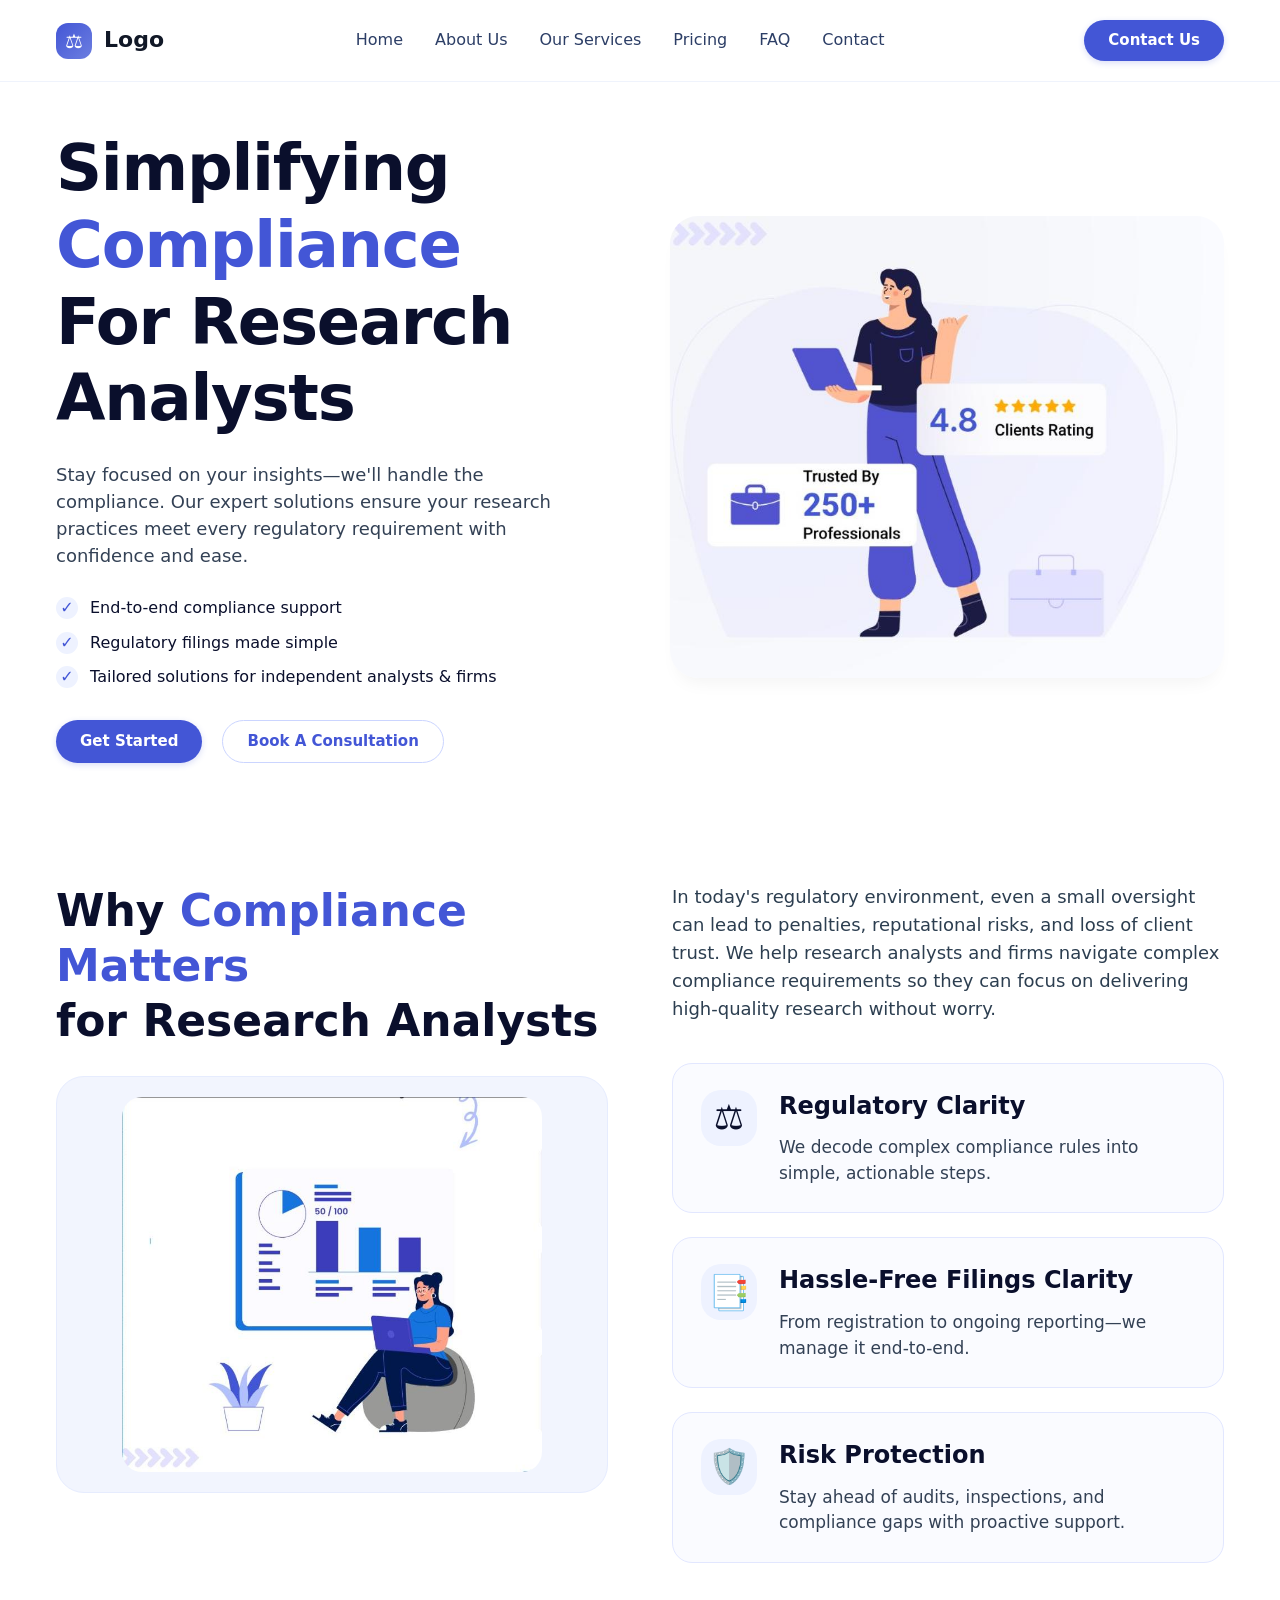
<file: Task/index.html>
<!DOCTYPE html>
<html lang="en">
<head>
    <meta charset="UTF-8">
    <meta name="viewport" content="width=device-width, initial-scale=1.0, user-scalable=yes">
    <title>ComplianceFlow | Research Analysts Compliance</title>
    <style>
        * {
            margin: 0;
            padding: 0;
            box-sizing: border-box;
        }

        body {
            font-family: 'Inter', system-ui, -apple-system, 'Segoe UI', Roboto, Helvetica, sans-serif;
            background: #ffffff;
            color: #0a0f2c;
            overflow-x: hidden;
            line-height: 1.4;
        }

        @import url('https://fonts.googleapis.com/css2?family=Inter:opsz,wght@14..32,300;14..32,400;14..32,500;14..32,600;14..32,700;14..32,800&display=swap');

        .page-wrapper {
            max-width: 1440px;
            margin: 0 auto;
            background: #ffffff;
        }

        .site-header {
            display: flex;
            align-items: center;
            justify-content: space-between;
            padding: 20px 56px;
            background: #ffffff;
            border-bottom: 1px solid #eff3fc;
        }

        .brand {
            display: flex;
            align-items: center;
            gap: 12px;
            text-decoration: none;
        }

        .brand-icon {
            width: 36px;
            height: 36px;
            background: linear-gradient(135deg, #4356d6 0%, #6c7ee0 100%);
            border-radius: 12px;
            display: flex;
            align-items: center;
            justify-content: center;
            font-size: 20px;
            color: white;
        }

        .brand-title {
            font-size: 22px;
            font-weight: 700;
            color: #111827;
        }

        .site-nav {
            display: flex;
            gap: 32px;
            align-items: center;
        }

        .site-nav a {
            text-decoration: none;
            font-size: 16px;
            font-weight: 500;
            color: #2c3e66;
            transition: color 0.2s;
        }

        .site-nav a:hover {
            color: #4356d6;
        }

        .btn {
            display: inline-flex;
            align-items: center;
            justify-content: center;
            padding: 10px 24px;
            border-radius: 60px;
            font-weight: 600;
            font-size: 15px;
            transition: all 0.2s ease;
            text-decoration: none;
            cursor: pointer;
            border: none;
        }

        .btn-primary {
            background: #4356d6;
            color: white;
            box-shadow: 0 2px 6px rgba(67,86,214,0.2);
        }

        .btn-primary:hover {
            background: #2c3ba0;
            transform: translateY(-2px);
        }

        .btn-secondary {
            background: transparent;
            border: 1.5px solid #cbd5ff;
            color: #4356d6;
        }

        .header-cta {
            margin-left: 8px;
        }

        .hamburger-btn {
            display: none;
            flex-direction: column;
            gap: 5px;
            background: transparent;
            border: none;
            cursor: pointer;
            padding: 8px;
            z-index: 1001;
        }

        .hamburger-btn span {
            width: 26px;
            height: 2.5px;
            background-color: #1f2a44;
            border-radius: 4px;
        }

        .mobile-nav-overlay {
            position: fixed;
            top: 0;
            left: 0;
            width: 100%;
            height: 100%;
            background: rgba(0, 0, 0, 0.7);
            z-index: 2000;
            visibility: hidden;
            opacity: 0;
            transition: visibility 0.3s, opacity 0.3s;
        }

        .mobile-nav-overlay.active {
            visibility: visible;
            opacity: 1;
        }

        .mobile-menu-panel {
            position: fixed;
            top: 0;
            left: 0;
            width: 280px;
            max-width: 85%;
            height: 100%;
            background: #fafbff;
            z-index: 2001;
            transform: translateX(-100%);
            transition: transform 0.3s ease;
            overflow-y: auto;
        }

        .mobile-menu-panel.active {
            transform: translateX(0);
        }

        .mobile-menu-header {
            display: flex;
            align-items: center;
            justify-content: space-between;
            padding: 18px 20px;
            border-bottom: 1px solid #eef2ff;
        }

        .mobile-logo {
            display: flex;
            align-items: center;
            gap: 10px;
        }

        .mobile-logo-icon {
            width: 34px;
            height: 34px;
            background: linear-gradient(135deg, #4356d6, #6c7ee0);
            border-radius: 10px;
            display: flex;
            align-items: center;
            justify-content: center;
            font-size: 18px;
        }

        .close-menu {
            font-size: 32px;
            cursor: pointer;
            color: #2c3e66;
            line-height: 1;
        }

        .mobile-nav-links {
            display: flex;
            flex-direction: column;
            padding: 30px 20px;
            gap: 8px;
        }

        .mobile-nav-links a {
            text-decoration: none;
            font-size: 18px;
            font-weight: 500;
            color: #282828;
            padding: 12px 16px;
            border-radius: 12px;
            display: flex;
            align-items: center;
            gap: 16px;
        }

        .mobile-nav-links a:hover {
            background: #eef2ff;
            color: #4356d6;
        }

        .mobile-cta {
            margin: 20px 20px 30px;
            background: #4356d6;
            border-radius: 12px;
            padding: 14px;
            text-align: center;
            cursor: pointer;
        }

        .mobile-cta a {
            color: white;
            text-decoration: none;
            font-size: 18px;
            font-weight: 600;
            display: block;
        }

        .hero {
            padding: 48px 56px 20px 56px;
        }

        .hero-container {
            display: flex;
            gap: 60px;
            align-items: center;
            margin-bottom: 100px;
        }

        .hero-copy {
            flex: 1;
        }

        .hero-copy h1 {
            font-size: 64px;
            font-weight: 800;
            line-height: 1.2;
            letter-spacing: -0.02em;
            margin-bottom: 24px;
        }

        .highlight {
            color: #4356d6;
        }

        .hero-text {
            font-size: 18px;
            line-height: 1.5;
            color: #334155;
            margin-bottom: 28px;
            max-width: 90%;
        }

        .hero-features {
            list-style: none;
            margin-bottom: 32px;
        }

        .hero-features li {
            font-size: 16px;
            margin-bottom: 12px;
            display: flex;
            align-items: center;
            gap: 12px;
        }

        .hero-features li::before {
            content: "✓";
            display: inline-flex;
            align-items: center;
            justify-content: center;
            width: 22px;
            height: 22px;
            background: #eef2ff;
            color: #4356d6;
            border-radius: 30px;
            font-weight: 700;
        }

        .hero-actions {
            display: flex;
            gap: 20px;
            flex-wrap: wrap;
        }

        .hero-visual {
            flex: 1;
        }

        .hero-visual img {
            width: 100%;
            border-radius: 28px;
            display: block;
            object-fit: cover;
            aspect-ratio: 1.2 / 1;
            box-shadow: 0 12px 18px -8px rgba(0,0,0,0.05);
        }

        .why-section {
            margin-top: 60px;
            padding: 20px 0 70px 0;
        }

        .why-grid {
            display: flex;
            gap: 64px;
            align-items: stretch;
        }

        .why-copy {
            flex: 1;
        }

        .why-copy h2 {
            font-size: 44px;
            font-weight: 700;
            line-height: 1.25;
            margin-bottom: 28px;
        }

        .why-intro {
            font-size: 18px;
            line-height: 1.55;
            color: #2c3e50;
            margin-bottom: 40px;
        }

        .why-image {
            background: #f2f5fe;
            border-radius: 28px;
            padding: 20px;
            display: flex;
            align-items: center;
            justify-content: center;
            border: 1px solid #e6ecfe;
        }

        .why-image img {
            width: 100%;
            max-width: 420px;
            border-radius: 20px;
        }

        .why-details {
            flex: 1;
        }

        .why-cards {
            display: flex;
            flex-direction: column;
            gap: 24px;
        }

        .why-card {
            background: #fafbff;
            border-radius: 20px;
            border: 1px solid #e2e7ff;
            padding: 26px 28px;
            display: flex;
            gap: 22px;
            align-items: flex-start;
            transition: all 0.25s;
        }

        .why-card:hover {
            background: #ffffff;
            transform: translateX(4px);
        }

        .card-icon {
            font-size: 34px;
            background: #eef2ff;
            width: 56px;
            height: 56px;
            display: flex;
            align-items: center;
            justify-content: center;
            border-radius: 20px;
            flex-shrink: 0;
        }

        .why-card h3 {
            font-size: 24px;
            font-weight: 700;
            margin-bottom: 12px;
        }

        .why-card p {
            font-size: 17px;
            line-height: 1.5;
            color: #334155;
        }

        @media (max-width: 1024px) {
            .hero-container, .why-grid {
                flex-direction: column;
            }
            .hero-copy h1 {
                font-size: 64px;
            }
        }

        @media (max-width: 850px) {
            .site-nav, .header-cta {
                display: none;
            }
            .hamburger-btn {
                display: flex;
            }
            .site-header, .hero {
                padding: 16px 24px;
            }
            .hero-copy h1 {
                font-size: 36px;
            }
            .why-copy h2 {
                font-size: 32px;
            }
        }

        @media (max-width: 550px) {
            .hero-actions {
                flex-direction: column;
            }
            .why-card {
                flex-direction: column;
            }
        }
    </style>
</head>
<body>
<div class="page-wrapper">
    <header class="site-header">
        <a class="brand" href="#">
            <div class="brand-icon">⚖️</div>
            <span class="brand-title">Logo</span>
        </a>
        <nav class="site-nav">
            <a href="#">Home</a>
            <a href="#">About Us</a>
            <a href="#">Our Services</a>
            <a href="#">Pricing</a>
            <a href="#">FAQ</a>
            <a href="#">Contact</a>
        </nav>
        <a href="#" class="btn btn-primary header-cta">Contact Us</a>
        <button class="hamburger-btn" id="hamburgerBtn">
            <span></span><span></span><span></span>
        </button>
    </header>

    <div class="mobile-nav-overlay" id="mobileNavOverlay"></div>
    <div class="mobile-menu-panel" id="mobileMenuPanel">
        <div class="mobile-menu-header">
            <div class="mobile-logo">
                <div class="mobile-logo-icon">⚖️</div>
                <span class="mobile-logo-text">Logo</span>
            </div>
            <div class="close-menu" id="closeMenuBtn">×</div>
        </div>
        <div class="mobile-nav-links">
            <a href="#">🏠 Home</a>
            <a href="#">👥 About Us</a>
            <a href="#">📊 Our Services</a>
            <a href="#">💰 Pricing</a>
            <a href="#">❓ FAQ</a>
            <a href="#">📞 Contact</a>
        </div>
        <div class="mobile-cta">
            <a href="#">Contact Us</a>
        </div>
    </div>

    <main class="hero">
        <div class="hero-container">
            <div class="hero-copy">
                <h1>Simplifying <span class="highlight">Compliance</span><br>For Research Analysts</h1>
                <p class="hero-text">Stay focused on your insights—we'll handle the compliance. Our expert solutions ensure your research practices meet every regulatory requirement with confidence and ease.</p>
                <ul class="hero-features">
                    <li>End-to-end compliance support</li>
                    <li>Regulatory filings made simple</li>
                    <li>Tailored solutions for independent analysts & firms</li>
                </ul>
                <div class="hero-actions">
                    <a href="#" class="btn btn-primary">Get Started</a>
                    <a href="#" class="btn btn-secondary">Book A Consultation</a>
                </div>
            </div>
            <div class="hero-visual">
                <!-- Replace with actual 3.jpeg when you upload it -->
                <img src="3.jpeg" alt="Compliance illustration">
            </div>
        </div>

        <section class="why-section">
            <div class="why-grid">
                <div class="why-copy">
                    <h2>Why <span class="highlight">Compliance Matters</span><br>for Research Analysts</h2>
                    <div class="why-image">
                        <!-- Replace with actual 2.jpeg when you upload it -->
                        <img src="2.jpeg" alt="Compliance shield">
                        
                    </div>
                </div>
                <div class="why-details">
                    <p class="why-intro">In today's regulatory environment, even a small oversight can lead to penalties, reputational risks, and loss of client trust. We help research analysts and firms navigate complex compliance requirements so they can focus on delivering high-quality research without worry.</p>
                    <div class="why-cards">
                        <div class="why-card">
                            <div class="card-icon">⚖️</div>
                            <div>
                                <h3>Regulatory Clarity</h3>
                                <p>We decode complex compliance rules into simple, actionable steps.</p>
                            </div>
                        </div>
                        <div class="why-card">
                            <div class="card-icon">📑</div>
                            <div>
                                <h3>Hassle-Free Filings Clarity</h3>
                                <p>From registration to ongoing reporting—we manage it end-to-end.</p>
                            </div>
                        </div>
                        <div class="why-card">
                            <div class="card-icon">🛡️</div>
                            <div>
                                <h3>Risk Protection</h3>
                                <p>Stay ahead of audits, inspections, and compliance gaps with proactive support.</p>
                            </div>
                        </div>
                    </div>
                </div>
            </div>
        </section>
    </main>
</div>

<script>
    const hamburger = document.getElementById('hamburgerBtn');
    const overlay = document.getElementById('mobileNavOverlay');
    const panel = document.getElementById('mobileMenuPanel');
    const closeBtn = document.getElementById('closeMenuBtn');

    function openMenu() {
        overlay.classList.add('active');
        panel.classList.add('active');
        document.body.style.overflow = 'hidden';
    }

    function closeMenu() {
        overlay.classList.remove('active');
        panel.classList.remove('active');
        document.body.style.overflow = '';
    }

    if (hamburger) hamburger.addEventListener('click', openMenu);
    if (closeBtn) closeBtn.addEventListener('click', closeMenu);
    if (overlay) overlay.addEventListener('click', closeMenu);
    if (panel) panel.addEventListener('click', (e) => e.stopPropagation());
</script>
</body>
</html>
</file>
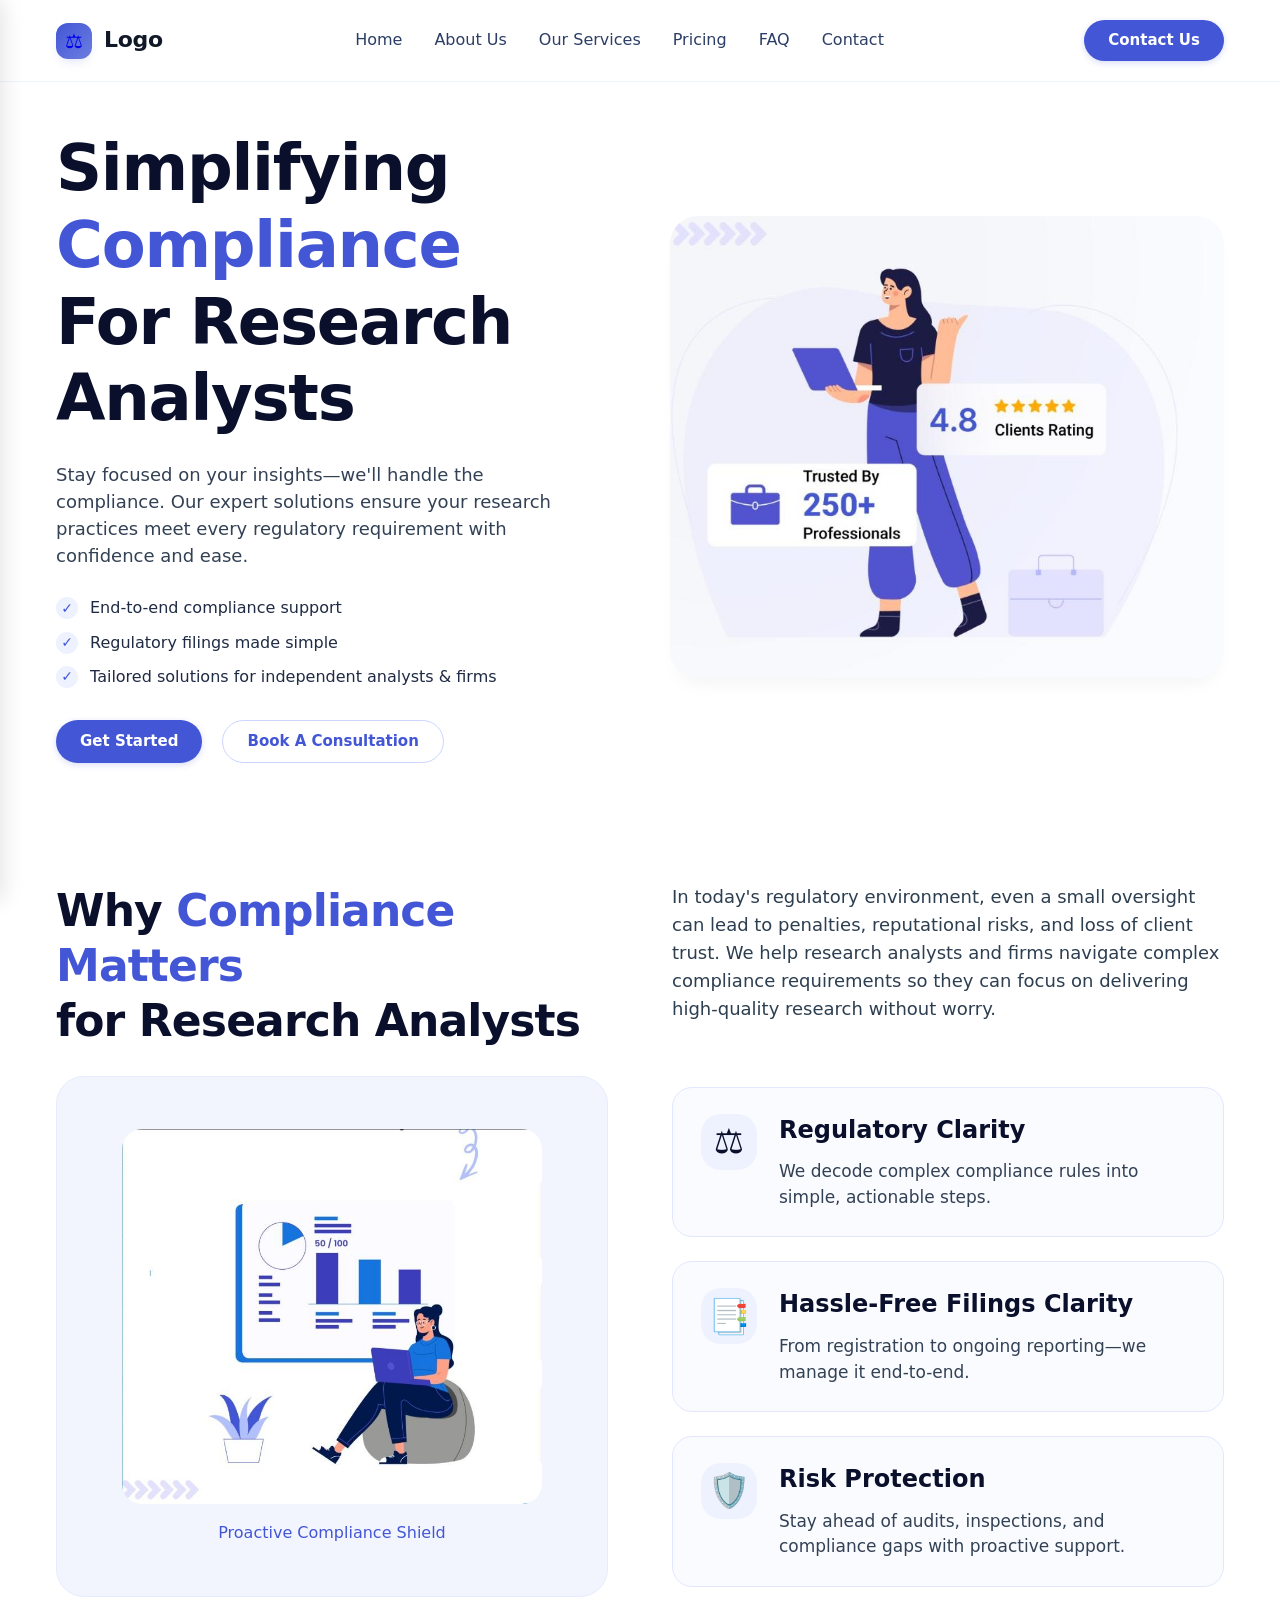
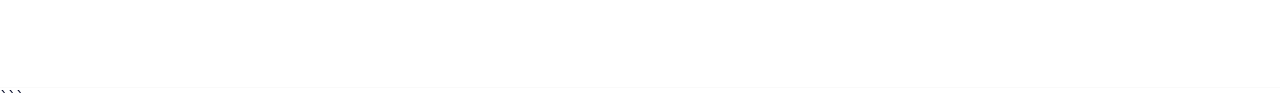
<file: Hero.html>
<!DOCTYPE html>
<html lang="en">
<head>
    <meta charset="UTF-8">
    <meta name="viewport" content="width=device-width, initial-scale=1.0, user-scalable=yes">
    <title>ComplianceFlow | Research Analysts Compliance</title>
    <style>
        * {
            margin: 0;
            padding: 0;
            box-sizing: border-box;
        }

        body {
            font-family: 'Roboto', system-ui, -apple-system, 'Segoe UI', Roboto, Helvetica, sans-serif;
            background: #ffffff;
            color: #0a0f2c;
            overflow-x: hidden;
            line-height: 1.4;
        }

        /* modern font import */
        @import url('https://fonts.googleapis.com/css2?family=Inter:opsz,wght@14..32,300;14..32,400;14..32,500;14..32,600;14..32,700;14..32,800&display=swap');

        .page-wrapper {
            max-width: 1440px;
            margin: 0 auto;
            background: #ffffff;
            box-shadow: 0 0 0 1px rgba(0,0,0,0.02);
        }

        /* -------------------- HEADER / NAVIGATION (desktop refined) ------------------ */
        .site-header {
            display: flex;
            align-items: center;
            justify-content: space-between;
            padding: 20px 56px;
            background: #ffffff;
            border-bottom: 1px solid #eff3fc;
            flex-wrap: wrap;
        }

        .brand {
            display: flex;
            align-items: center;
            gap: 12px;
            text-decoration: none;
        }

        .brand-icon {
            width: 36px;
            height: 36px;
            background: linear-gradient(135deg, #4356d6 0%, #6c7ee0 100%);
            border-radius: 12px;
            display: inline-block;
            position: relative;
            box-shadow: 0 6px 12px -6px rgba(67,86,214,0.25);
        }

        .brand-icon::after {
            content: "⚖️";
            font-size: 20px;
            position: absolute;
            top: 50%;
            left: 50%;
            transform: translate(-50%, -50%);
        }

        .brand-title {
            font-size: 22px;
            font-weight: 700;
            letter-spacing: -0.3px;
            color: #111827;
        }

        .site-nav {
            display: flex;
            gap: 32px;
            align-items: center;
        }

        .site-nav a {
            text-decoration: none;
            font-size: 16px;
            font-weight: 500;
            color: #2c3e66;
            transition: color 0.2s;
        }

        .site-nav a:hover {
            color: #4356d6;
        }

        .btn {
            display: inline-flex;
            align-items: center;
            justify-content: center;
            padding: 10px 24px;
            border-radius: 60px;
            font-weight: 600;
            font-size: 15px;
            transition: all 0.2s ease;
            text-decoration: none;
            cursor: pointer;
            border: none;
        }

        .btn-primary {
            background: #4356d6;
            color: white;
            box-shadow: 0 2px 6px rgba(67,86,214,0.2);
        }

        .btn-primary:hover {
            background: #2c3ba0;
            transform: translateY(-2px);
        }

        .btn-secondary {
            background: transparent;
            border: 1.5px solid #cbd5ff;
            color: #4356d6;
        }

        .btn-secondary:hover {
            background: #f0f4ff;
            border-color: #4356d6;
        }

        .header-cta {
            margin-left: 8px;
        }

        /* ========== HAMBURGER MENU STYLES (Mobile Only) ========== */
        .hamburger-btn {
            display: none;
            flex-direction: column;
            gap: 5px;
            background: transparent;
            border: none;
            cursor: pointer;
            padding: 8px;
            z-index: 1001;
        }

        .hamburger-btn span {
            width: 26px;
            height: 2.5px;
            background-color: #1f2a44;
            border-radius: 4px;
            transition: all 0.2s ease;
        }

        /* Mobile Navigation Overlay */
        .mobile-nav-overlay {
            position: fixed;
            top: 0;
            left: 0;
            width: 100%;
            height: 100%;
            background: rgba(0, 0, 0, 0.7);
            z-index: 2000;
            visibility: hidden;
            opacity: 0;
            transition: visibility 0.3s, opacity 0.3s;
        }

        .mobile-nav-overlay.active {
            visibility: visible;
            opacity: 1;
        }

        /* Mobile Menu Panel */
        .mobile-menu-panel {
            position: fixed;
            top: 0;
            left: 0;
            width: 280px;
            max-width: 85%;
            height: 100%;
            background: #fafbff;
            box-shadow: 4px 0 20px rgba(0, 0, 0, 0.1);
            z-index: 2001;
            transform: translateX(-100%);
            transition: transform 0.3s ease;
            display: flex;
            flex-direction: column;
            overflow-y: auto;
        }

        .mobile-menu-panel.active {
            transform: translateX(0);
        }

        .mobile-menu-header {
            display: flex;
            align-items: center;
            justify-content: space-between;
            padding: 18px 20px;
            border-bottom: 1px solid #eef2ff;
            background: #fafbff;
        }

        .mobile-logo {
            display: flex;
            align-items: center;
            gap: 10px;
        }

        .mobile-logo-icon {
            width: 34px;
            height: 34px;
            background: linear-gradient(135deg, #4356d6, #6c7ee0);
            border-radius: 10px;
            display: flex;
            align-items: center;
            justify-content: center;
            font-size: 18px;
        }

        .mobile-logo-text {
            font-size: 20px;
            font-weight: 700;
            color: #111827;
        }

        .close-menu {
            font-size: 32px;
            cursor: pointer;
            color: #2c3e66;
            line-height: 1;
            transition: color 0.2s;
        }

        .close-menu:hover {
            color: #4356d6;
        }

        .mobile-nav-links {
            display: flex;
            flex-direction: column;
            padding: 30px 20px;
            gap: 8px;
        }

        .mobile-nav-links a {
            text-decoration: none;
            font-size: 18px;
            font-weight: 500;
            color: #282828;
            padding: 12px 16px;
            border-radius: 12px;
            transition: background 0.2s, color 0.2s;
            display: flex;
            align-items: center;
            gap: 16px;
        }

        .mobile-nav-links a:hover {
            background: #eef2ff;
            color: #4356d6;
        }

        .mobile-nav-links a .nav-icon {
            font-size: 22px;
        }

        .mobile-cta {
            margin: 20px 20px 30px;
            background: #4356d6;
            border-radius: 12px;
            padding: 14px;
            text-align: center;
            cursor: pointer;
            transition: background 0.2s;
        }

        .mobile-cta a {
            color: white;
            text-decoration: none;
            font-size: 18px;
            font-weight: 600;
            display: block;
        }

        .mobile-cta:hover {
            background: #2c3ba0;
        }

        /* -------------------- HERO SECTION ------------------ */
        .hero {
            padding: 48px 56px 20px 56px;
        }

        .hero-container {
            display: flex;
            gap: 60px;
            align-items: center;
            margin-bottom: 100px;
        }

        .hero-copy {
            flex: 1;
        }

        .hero-copy h1 {
            font-size: 64px;
            font-weight:BOLD;
            line-height: 1.2;
            letter-spacing: -0.02em;
            margin-bottom: 24px;
            color: #0a0f2c;
        }

        .highlight {
            color: #4356d6;
        }

        .hero-text {
            font-size: 18px;
            line-height: 1.5;
            color: #334155;
            margin-bottom: 28px;
            max-width: 90%;
        }

        .hero-features {
            list-style: none;
            margin-bottom: 32px;
        }

        .hero-features li {
            font-size: 16px;
            margin-bottom: 12px;
            display: flex;
            align-items: center;
            gap: 12px;
            color: #1f2a44;
        }

        .hero-features li::before {
            content: "✓";
            display: inline-flex;
            align-items: center;
            justify-content: center;
            width: 22px;
            height: 22px;
            background: #eef2ff;
            color: #4356d6;
            border-radius: 30px;
            font-weight: 700;
            font-size: 14px;
        }

        .hero-actions {
            display: flex;
            gap: 20px;
            flex-wrap: wrap;
        }

        .hero-visual {
            flex: 1;
            position: relative;
        }

        .hero-visual img {
            width: 100%;
            border-radius: 28px;
            display: block;
            background: #eef2ff;
            object-fit: cover;
            aspect-ratio: 1.2 / 1;
            box-shadow: 0 12px 18px -8px rgba(0,0,0,0.05);
        }

        /* -------------------- WHY COMPLIANCE SECTION ------------------ */
        .why-section {
            margin-top: 60px;
            padding: 20px 0 70px 0;
        }

        .why-grid {
            display: flex;
            gap: 64px;
            align-items: stretch;
        }

        .why-copy {
            flex: 1;
        }

        .why-copy h2 {
            font-size: 44px;
            font-weight: 700;
            line-height: 1.25;
            letter-spacing: -0.02em;
            margin-bottom: 28px;
            color: #0a0f2c;
        }

        .why-intro {
            font-size: 18px;
            line-height: 1.55;
            color: #2c3e50;
            margin-bottom: 40px;
        }

        .why-image {
            background: #f2f5fe;
            border-radius: 28px;
            padding: 20px;
            display: flex;
            align-items: center;
            justify-content: center;
            border: 1px solid #e6ecfe;
        }

        .why-image img {
            width: 100%;
            max-width: 420px;
            border-radius: 20px;
        }

        .why-details {
            flex: 1;
            display: flex;
            flex-direction: column;
            gap: 28px;
        }

        .why-cards {
            display: flex;
            flex-direction: column;
            gap: 24px;
        }

        .why-card {
            background: #fafbff;
            border-radius: 20px;
            border: 1px solid #e2e7ff;
            padding: 26px 28px;
            display: flex;
            gap: 22px;
            align-items: flex-start;
            transition: all 0.25s;
        }

        .why-card:hover {
            background: #ffffff;
            border-color: #cdd6ff;
            transform: translateX(4px);
            box-shadow: 0 18px 28px -16px rgba(67,86,214,0.12);
        }

        .card-icon {
            font-size: 34px;
            background: #eef2ff;
            width: 56px;
            height: 56px;
            display: flex;
            align-items: center;
            justify-content: center;
            border-radius: 20px;
            flex-shrink: 0;
        }

        .why-card h3 {
            font-size: 24px;
            font-weight: 700;
            margin-bottom: 12px;
            color: #0a0f2c;
        }

        .why-card p {
            font-size: 17px;
            line-height: 1.5;
            color: #334155;
        }

        /* ==================== FULL RESPONSIVE BREAKPOINTS ==================== */
        
        /* Tablet Landscape & Medium Desktop */
        @media (max-width: 1200px) {
            .site-header, .hero {
                padding-left: 40px;
                padding-right: 40px;
            }
            .hero-copy h1 {
                font-size: 46px;
            }
            .why-copy h2 {
                font-size: 38px;
            }
            .why-grid {
                gap: 48px;
            }
        }

        /* Tablet Portrait */
        @media (max-width: 1024px) {
            .hero-container {
                flex-direction: column;
                gap: 48px;
            }
            .why-grid {
                flex-direction: column;
            }
            .why-copy h2 {
                font-size: 40px;
            }
            .hero-copy h1 {
                font-size: 44px;
            }
            .hero-text {
                max-width: 100%;
            }
            .hero-visual img {
                max-width: 500px;
                margin: 0 auto;
            }
            .hero-visual {
                display: flex;
                justify-content: center;
            }
        }

        /* Mobile & Tablet Nav Breakpoint - show hamburger */
        @media (max-width: 850px) {
            .site-nav {
                display: none;
            }
            .header-cta {
                display: none;
            }
            .hamburger-btn {
                display: flex;
            }
            .site-header {
                padding: 16px 24px;
            }
            .hero {
                padding: 32px 24px 20px 24px;
            }
            .hero-container {
                margin-bottom: 60px;
                gap: 40px;
            }
            .hero-copy h1 {
                font-size: 38px;
            }
            .hero-text {
                font-size: 16px;
            }
            .hero-features li {
                font-size: 15px;
            }
            .why-copy h2 {
                font-size: 32px;
            }
            .why-intro {
                font-size: 16px;
                margin-bottom: 30px;
            }
            .why-card {
                padding: 20px;
                gap: 16px;
            }
            .why-card h3 {
                font-size: 20px;
            }
            .why-card p {
                font-size: 15px;
            }
            .card-icon {
                width: 48px;
                height: 48px;
                font-size: 26px;
            }
        }

        /* Small Mobile */
        @media (max-width: 550px) {
            .site-header {
                padding: 12px 20px;
            }
            .brand-title {
                font-size: 18px;
            }
            .brand-icon {
                width: 32px;
                height: 32px;
            }
            .brand-icon::after {
                font-size: 16px;
            }
            .hero {
                padding: 24px 20px 16px 20px;
            }
            .hero-copy h1 {
                font-size: 30px;
                margin-bottom: 16px;
            }
            .hero-text {
                font-size: 15px;
                margin-bottom: 20px;
            }
            .hero-features li {
                font-size: 14px;
                margin-bottom: 10px;
            }
            .hero-actions {
                flex-direction: column;
                gap: 12px;
            }
            .btn {
                width: 100%;
                justify-content: center;
                padding: 12px 20px;
            }
            .hero-container {
                margin-bottom: 40px;
                gap: 32px;
            }
            .why-section {
                margin-top: 20px;
                padding: 0 0 50px 0;
            }
            .why-copy h2 {
                font-size: 28px;
                margin-bottom: 20px;
            }
            .why-intro {
                font-size: 15px;
                margin-bottom: 24px;
            }
            .why-card {
                padding: 16px;
                gap: 12px;
                flex-direction: column;
            }
            .card-icon {
                width: 44px;
                height: 44px;
                font-size: 24px;
            }
            .why-card h3 {
                font-size: 18px;
                margin-bottom: 6px;
            }
            .why-card p {
                font-size: 14px;
            }
            .why-cards {
                gap: 16px;
            }
            .why-image {
                padding: 16px;
            }
            .why-image div {
                padding: 16px 0 !important;
            }
            .mobile-menu-panel {
                width: 260px;
            }
            .mobile-nav-links a {
                font-size: 16px;
                padding: 10px 14px;
            }
            .mobile-logo-text {
                font-size: 18px;
            }
        }

        /* Extra small devices */
        @media (max-width: 380px) {
            .hero-copy h1 {
                font-size: 26px;
            }
            .why-copy h2 {
                font-size: 24px;
            }
            .site-header {
                padding: 10px 16px;
            }
            .hero {
                padding: 20px 16px;
            }
        }

        /* Image fallback styling */
        .hero-visual img {
            background: linear-gradient(125deg, #e6edff, #d9e2fc);
            min-height: 200px;
            object-fit: cover;
        }
        
        .why-image img {
            background: #eef2ff;
            min-height: 150px;
            object-fit: contain;
        }

        /* Utility */
        .why-card .card-icon {
            flex-shrink: 0;
        }
    </style>
</head>
<body>
<div class="page-wrapper">
    <header class="site-header">
        <a class="brand" href="#">
            <div class="brand-icon"></div>
            <span class="brand-title">Logo</span>
        </a>
        <nav class="site-nav" aria-label="Primary navigation">
            <a href="#">Home</a>
            <a href="#">About Us</a>
            <a href="#">Our Services</a>
            <a href="#">Pricing</a>
            <a href="#">FAQ</a>
            <a href="#">Contact</a>
        </nav>
        <a href="#" class="btn btn-primary header-cta">Contact Us</a>
        
        <!-- HAMBURGER BUTTON (mobile only) -->
        <button class="hamburger-btn" id="hamburgerBtn" aria-label="Menu">
            <span></span>
            <span></span>
            <span></span>
        </button>
    </header>

    <!-- MOBILE NAVIGATION OVERLAY & PANEL -->
    <div class="mobile-nav-overlay" id="mobileNavOverlay"></div>
    <div class="mobile-menu-panel" id="mobileMenuPanel">
        <div class="mobile-menu-header">
            <div class="mobile-logo">
                <div class="mobile-logo-icon">⚖️</div>
                <span class="mobile-logo-text">Logo</span>
            </div>
            <div class="close-menu" id="closeMenuBtn">×</div>
        </div>
        <div class="mobile-nav-links">
            <a href="#"><span class="nav-icon">🏠</span> Home</a>
            <a href="#"><span class="nav-icon">👥</span> About Us</a>
            <a href="#"><span class="nav-icon">📊</span> Our Services</a>
            <a href="#"><span class="nav-icon">💰</span> Pricing</a>
            <a href="#"><span class="nav-icon">❓</span> FAQ</a>
            <a href="#"><span class="nav-icon">📞</span> Contact</a>
        </div>
        <div class="mobile-cta">
            <a href="#">Contact Us</a>
        </div>
    </div>

    <main class="hero">
        <!-- Hero section -->
        <div class="hero-container">
            <div class="hero-copy">
                <h1>
                    Simplifying <span class="highlight">Compliance</span><br> For Research Analysts
                </h1>
                <p class="hero-text">
                    Stay focused on your insights—we'll handle the compliance. Our expert
                    solutions ensure your research practices meet every regulatory requirement
                    with confidence and ease.
                </p>
                <ul class="hero-features">
                    <li>End-to-end compliance support</li>
                    <li>Regulatory filings made simple</li>
                    <li>Tailored solutions for independent analysts &amp; firms</li>
                </ul>
                <div class="hero-actions">
                    <a href="#" class="btn btn-primary">Get Started</a>
                    <a href="#" class="btn btn-secondary">Book A Consultation</a>
                </div>
            </div>
            <div class="hero-visual">
                <img src="3.jpeg" alt="Compliance illustration">
            </div>
        </div>

        <!-- WHY COMPLIANCE MATTERS section -->
        <section class="why-section">
            <div class="why-grid">
                <div class="why-copy">
                    <h2>
                        Why <span class="highlight">Compliance Matters</span><br>for Research Analysts
                    </h2>
                    
                    <div class="why-image">
                        <div style="width:100%; text-align:center; padding: 32px 0;">
                           <img src="2.jpeg" alt="Compliance shield">
                            <p style="color:#4356d6; margin-top: 12px; font-weight:500;">Proactive Compliance Shield</p>
                        </div>
                    </div>
                </div>
                <div class="why-details">
                    <div class="why-cards">
                      <p class="why-intro">
                        In today's regulatory environment, even a small oversight can lead to penalties, reputational risks, 
                        and loss of client trust. We help research analysts and firms navigate complex compliance requirements 
                        so they can focus on delivering high-quality research without worry.
                    </p>
                        <!-- Card 1: Regulatory Clarity -->
                        <div class="why-card">
                            <div class="card-icon">⚖️</div>
                            <div>
                                <h3>Regulatory Clarity</h3>
                                <p>We decode complex compliance rules into simple, actionable steps.</p>
                            </div>
                        </div>
                        <!-- Card 2: Hassle-Free Filings Clarity -->
                        <div class="why-card">
                            <div class="card-icon">📑</div>
                            <div>
                                <h3>Hassle-Free Filings Clarity</h3>
                                <p>From registration to ongoing reporting—we manage it end-to-end.</p>
                            </div>
                        </div>
                        <!-- Card 3: Risk Protection -->
                        <div class="why-card">
                            <div class="card-icon">🛡️</div>
                            <div>
                                <h3>Risk Protection</h3>
                                <p>Stay ahead of audits, inspections, and compliance gaps with proactive support.</p>
                            </div>
                        </div>
                    </div>
                </div>
            </div>
        </section>
    </main>
</div>

<script>
    // Hamburger menu functionality - fully responsive with touch support
    (function() {
        const hamburgerBtn = document.getElementById('hamburgerBtn');
        const overlay = document.getElementById('mobileNavOverlay');
        const panel = document.getElementById('mobileMenuPanel');
        const closeBtn = document.getElementById('closeMenuBtn');
        
        function openMenu() {
            if (overlay && panel) {
                overlay.classList.add('active');
                panel.classList.add('active');
                document.body.style.overflow = 'hidden';
            }
        }
        
        function closeMenu() {
            if (overlay && panel) {
                overlay.classList.remove('active');
                panel.classList.remove('active');
                document.body.style.overflow = '';
            }
        }
        
        if (hamburgerBtn) {
            hamburgerBtn.addEventListener('click', openMenu);
            // Touch device support
            hamburgerBtn.addEventListener('touchstart', function(e) {
                e.preventDefault();
                openMenu();
            });
        }
        
        if (closeBtn) {
            closeBtn.addEventListener('click', closeMenu);
            closeBtn.addEventListener('touchstart', function(e) {
                e.preventDefault();
                closeMenu();
            });
        }
        
        if (overlay) {
            overlay.addEventListener('click', closeMenu);
        }
        
        // Close menu when clicking on any mobile nav link
        const mobileLinks = document.querySelectorAll('.mobile-nav-links a');
        mobileLinks.forEach(link => {
            link.addEventListener('click', closeMenu);
        });
        
        // Close menu when clicking mobile CTA
        const mobileCta = document.querySelector('.mobile-cta');
        if (mobileCta) {
            mobileCta.addEventListener('click', closeMenu);
        }
        
        // Prevent clicks inside panel from closing the menu
        if (panel) {
            panel.addEventListener('click', function(e) {
                e.stopPropagation();
            });
        }
        
        // Handle window resize - close menu if switching from mobile to desktop
        let resizeTimer;
        window.addEventListener('resize', function() {
            clearTimeout(resizeTimer);
            resizeTimer = setTimeout(function() {
                if (window.innerWidth > 850) {
                    closeMenu();
                }
            }, 250);
        });
    })();
</script>
</body>
</html>
```
</file>
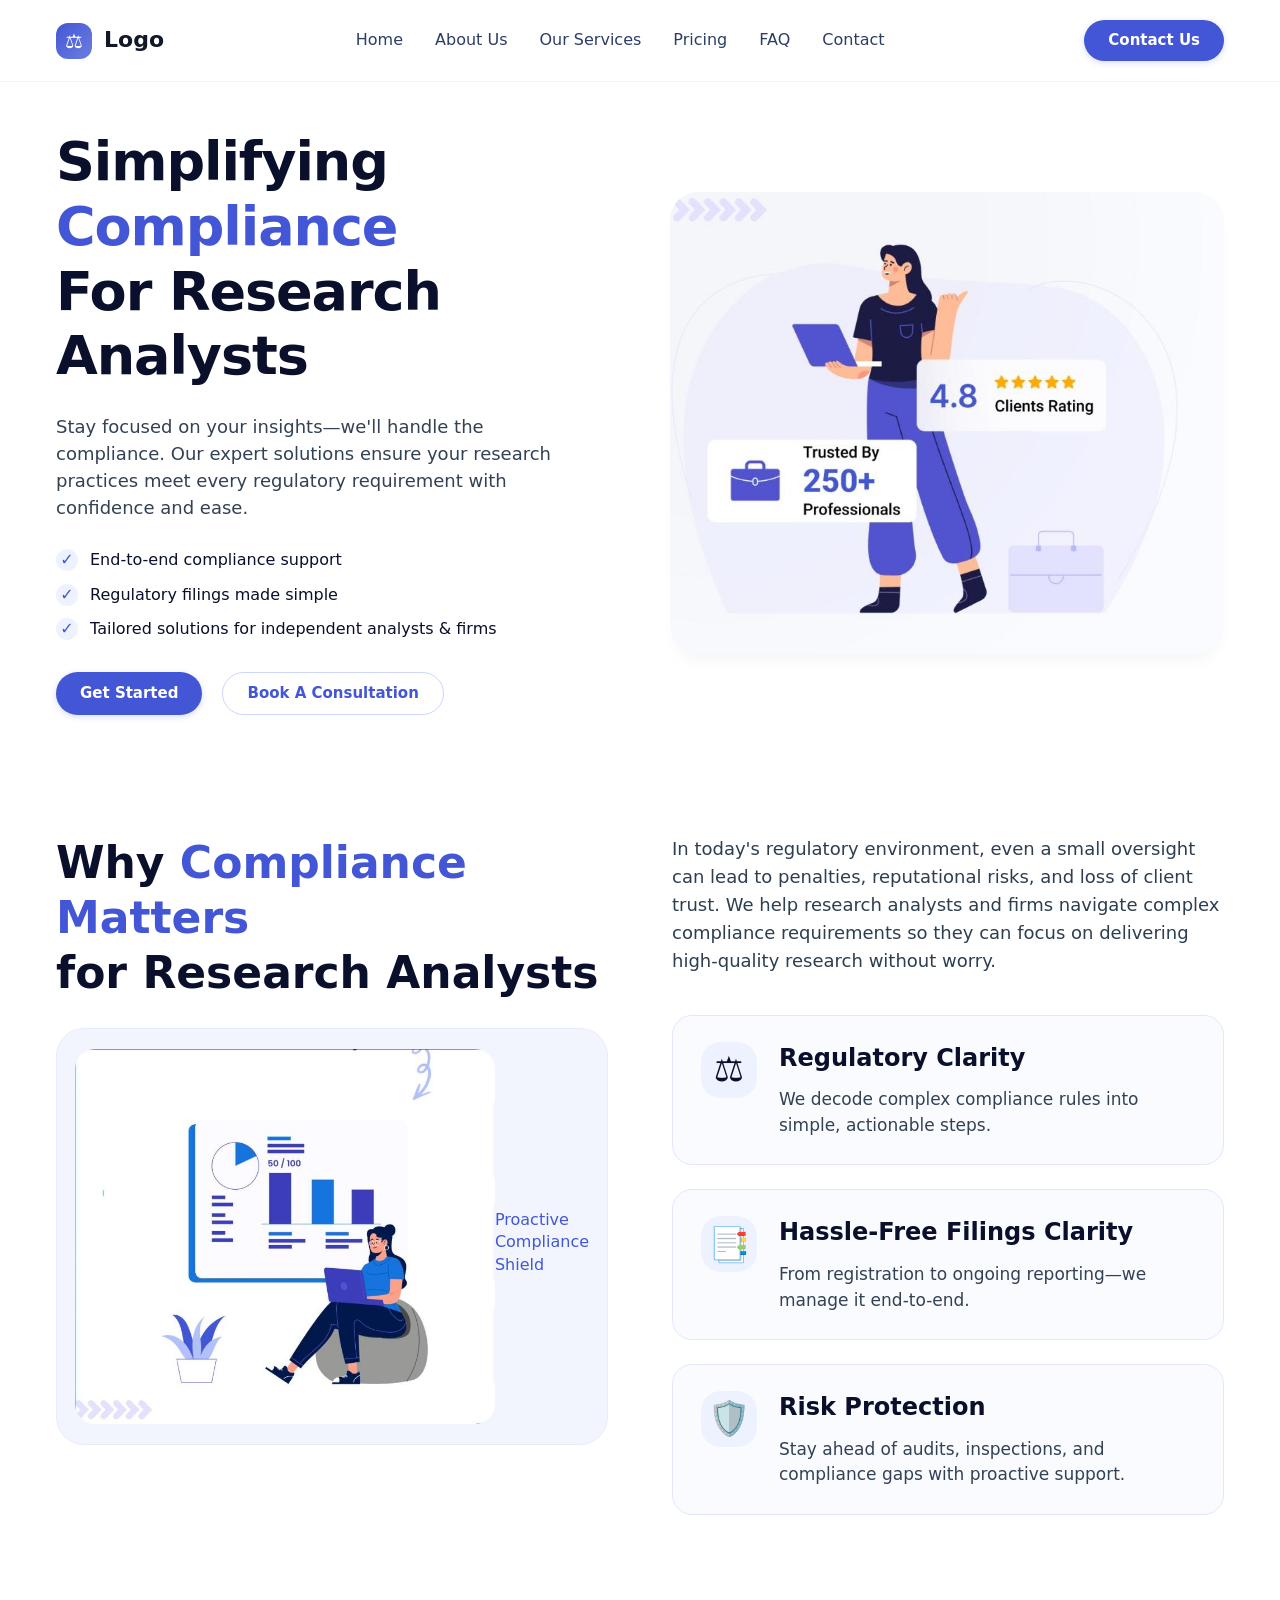
<file: Task/Hero.html>
<!DOCTYPE html>
<html lang="en">
<head>
    <meta charset="UTF-8">
    <meta name="viewport" content="width=device-width, initial-scale=1.0, user-scalable=yes">
    <title>ComplianceFlow | Research Analysts Compliance</title>
    <style>
        * {
            margin: 0;
            padding: 0;
            box-sizing: border-box;
        }

        body {
            font-family: 'Inter', system-ui, -apple-system, 'Segoe UI', Roboto, Helvetica, sans-serif;
            background: #ffffff;
            color: #0a0f2c;
            overflow-x: hidden;
            line-height: 1.4;
        }

        @import url('https://fonts.googleapis.com/css2?family=Inter:opsz,wght@14..32,300;14..32,400;14..32,500;14..32,600;14..32,700;14..32,800&display=swap');

        .page-wrapper {
            max-width: 1440px;
            margin: 0 auto;
            background: #ffffff;
        }

        .site-header {
            display: flex;
            align-items: center;
            justify-content: space-between;
            padding: 20px 56px;
            background: #ffffff;
            border-bottom: 1px solid #eff3fc;
        }

        .brand {
            display: flex;
            align-items: center;
            gap: 12px;
            text-decoration: none;
        }

        .brand-icon {
            width: 36px;
            height: 36px;
            background: linear-gradient(135deg, #4356d6 0%, #6c7ee0 100%);
            border-radius: 12px;
            display: flex;
            align-items: center;
            justify-content: center;
            font-size: 20px;
            color: white;
        }

        .brand-title {
            font-size: 22px;
            font-weight: 700;
            color: #111827;
        }

        .site-nav {
            display: flex;
            gap: 32px;
            align-items: center;
        }

        .site-nav a {
            text-decoration: none;
            font-size: 16px;
            font-weight: 500;
            color: #2c3e66;
            transition: color 0.2s;
        }

        .site-nav a:hover {
            color: #4356d6;
        }

        .btn {
            display: inline-flex;
            align-items: center;
            justify-content: center;
            padding: 10px 24px;
            border-radius: 60px;
            font-weight: 600;
            font-size: 15px;
            transition: all 0.2s ease;
            text-decoration: none;
            cursor: pointer;
            border: none;
        }

        .btn-primary {
            background: #4356d6;
            color: white;
            box-shadow: 0 2px 6px rgba(67,86,214,0.2);
        }

        .btn-primary:hover {
            background: #2c3ba0;
            transform: translateY(-2px);
        }

        .btn-secondary {
            background: transparent;
            border: 1.5px solid #cbd5ff;
            color: #4356d6;
        }

        .header-cta {
            margin-left: 8px;
        }

        .hamburger-btn {
            display: none;
            flex-direction: column;
            gap: 5px;
            background: transparent;
            border: none;
            cursor: pointer;
            padding: 8px;
            z-index: 1001;
        }

        .hamburger-btn span {
            width: 26px;
            height: 2.5px;
            background-color: #1f2a44;
            border-radius: 4px;
        }

        .mobile-nav-overlay {
            position: fixed;
            top: 0;
            left: 0;
            width: 100%;
            height: 100%;
            background: rgba(0, 0, 0, 0.7);
            z-index: 2000;
            visibility: hidden;
            opacity: 0;
            transition: visibility 0.3s, opacity 0.3s;
        }

        .mobile-nav-overlay.active {
            visibility: visible;
            opacity: 1;
        }

        .mobile-menu-panel {
            position: fixed;
            top: 0;
            left: 0;
            width: 280px;
            max-width: 85%;
            height: 100%;
            background: #fafbff;
            z-index: 2001;
            transform: translateX(-100%);
            transition: transform 0.3s ease;
            overflow-y: auto;
        }

        .mobile-menu-panel.active {
            transform: translateX(0);
        }

        .mobile-menu-header {
            display: flex;
            align-items: center;
            justify-content: space-between;
            padding: 18px 20px;
            border-bottom: 1px solid #eef2ff;
        }

        .mobile-logo {
            display: flex;
            align-items: center;
            gap: 10px;
        }

        .mobile-logo-icon {
            width: 34px;
            height: 34px;
            background: linear-gradient(135deg, #4356d6, #6c7ee0);
            border-radius: 10px;
            display: flex;
            align-items: center;
            justify-content: center;
            font-size: 18px;
        }

        .close-menu {
            font-size: 32px;
            cursor: pointer;
            color: #2c3e66;
            line-height: 1;
        }

        .mobile-nav-links {
            display: flex;
            flex-direction: column;
            padding: 30px 20px;
            gap: 8px;
        }

        .mobile-nav-links a {
            text-decoration: none;
            font-size: 18px;
            font-weight: 500;
            color: #282828;
            padding: 12px 16px;
            border-radius: 12px;
            display: flex;
            align-items: center;
            gap: 16px;
        }

        .mobile-nav-links a:hover {
            background: #eef2ff;
            color: #4356d6;
        }

        .mobile-cta {
            margin: 20px 20px 30px;
            background: #4356d6;
            border-radius: 12px;
            padding: 14px;
            text-align: center;
            cursor: pointer;
        }

        .mobile-cta a {
            color: white;
            text-decoration: none;
            font-size: 18px;
            font-weight: 600;
            display: block;
        }

        .hero {
            padding: 48px 56px 20px 56px;
        }

        .hero-container {
            display: flex;
            gap: 60px;
            align-items: center;
            margin-bottom: 100px;
        }

        .hero-copy {
            flex: 1;
        }

        .hero-copy h1 {
            font-size: 54px;
            font-weight: 800;
            line-height: 1.2;
            letter-spacing: -0.02em;
            margin-bottom: 24px;
        }

        .highlight {
            color: #4356d6;
        }

        .hero-text {
            font-size: 18px;
            line-height: 1.5;
            color: #334155;
            margin-bottom: 28px;
            max-width: 90%;
        }

        .hero-features {
            list-style: none;
            margin-bottom: 32px;
        }

        .hero-features li {
            font-size: 16px;
            margin-bottom: 12px;
            display: flex;
            align-items: center;
            gap: 12px;
        }

        .hero-features li::before {
            content: "✓";
            display: inline-flex;
            align-items: center;
            justify-content: center;
            width: 22px;
            height: 22px;
            background: #eef2ff;
            color: #4356d6;
            border-radius: 30px;
            font-weight: 700;
        }

        .hero-actions {
            display: flex;
            gap: 20px;
            flex-wrap: wrap;
        }

        .hero-visual {
            flex: 1;
        }

        .hero-visual img {
            width: 100%;
            border-radius: 28px;
            display: block;
            object-fit: cover;
            aspect-ratio: 1.2 / 1;
            box-shadow: 0 12px 18px -8px rgba(0,0,0,0.05);
        }

        .why-section {
            margin-top: 60px;
            padding: 20px 0 70px 0;
        }

        .why-grid {
            display: flex;
            gap: 64px;
            align-items: stretch;
        }

        .why-copy {
            flex: 1;
        }

        .why-copy h2 {
            font-size: 44px;
            font-weight: 700;
            line-height: 1.25;
            margin-bottom: 28px;
        }

        .why-intro {
            font-size: 18px;
            line-height: 1.55;
            color: #2c3e50;
            margin-bottom: 40px;
        }

        .why-image {
            background: #f2f5fe;
            border-radius: 28px;
            padding: 20px;
            display: flex;
            align-items: center;
            justify-content: center;
            border: 1px solid #e6ecfe;
        }

        .why-image img {
            width: 100%;
            max-width: 420px;
            border-radius: 20px;
        }

        .why-details {
            flex: 1;
        }

        .why-cards {
            display: flex;
            flex-direction: column;
            gap: 24px;
        }

        .why-card {
            background: #fafbff;
            border-radius: 20px;
            border: 1px solid #e2e7ff;
            padding: 26px 28px;
            display: flex;
            gap: 22px;
            align-items: flex-start;
            transition: all 0.25s;
        }

        .why-card:hover {
            background: #ffffff;
            transform: translateX(4px);
        }

        .card-icon {
            font-size: 34px;
            background: #eef2ff;
            width: 56px;
            height: 56px;
            display: flex;
            align-items: center;
            justify-content: center;
            border-radius: 20px;
            flex-shrink: 0;
        }

        .why-card h3 {
            font-size: 24px;
            font-weight: 700;
            margin-bottom: 12px;
        }

        .why-card p {
            font-size: 17px;
            line-height: 1.5;
            color: #334155;
        }

        @media (max-width: 1024px) {
            .hero-container, .why-grid {
                flex-direction: column;
            }
            .hero-copy h1 {
                font-size: 44px;
            }
        }

        @media (max-width: 850px) {
            .site-nav, .header-cta {
                display: none;
            }
            .hamburger-btn {
                display: flex;
            }
            .site-header, .hero {
                padding: 16px 24px;
            }
            .hero-copy h1 {
                font-size: 36px;
            }
            .why-copy h2 {
                font-size: 32px;
            }
        }

        @media (max-width: 550px) {
            .hero-actions {
                flex-direction: column;
            }
            .why-card {
                flex-direction: column;
            }
        }
    </style>
</head>
<body>
<div class="page-wrapper">
    <header class="site-header">
        <a class="brand" href="#">
            <div class="brand-icon">⚖️</div>
            <span class="brand-title">Logo</span>
        </a>
        <nav class="site-nav">
            <a href="#">Home</a>
            <a href="#">About Us</a>
            <a href="#">Our Services</a>
            <a href="#">Pricing</a>
            <a href="#">FAQ</a>
            <a href="#">Contact</a>
        </nav>
        <a href="#" class="btn btn-primary header-cta">Contact Us</a>
        <button class="hamburger-btn" id="hamburgerBtn">
            <span></span><span></span><span></span>
        </button>
    </header>

    <div class="mobile-nav-overlay" id="mobileNavOverlay"></div>
    <div class="mobile-menu-panel" id="mobileMenuPanel">
        <div class="mobile-menu-header">
            <div class="mobile-logo">
                <div class="mobile-logo-icon">⚖️</div>
                <span class="mobile-logo-text">Logo</span>
            </div>
            <div class="close-menu" id="closeMenuBtn">×</div>
        </div>
        <div class="mobile-nav-links">
            <a href="#">🏠 Home</a>
            <a href="#">👥 About Us</a>
            <a href="#">📊 Our Services</a>
            <a href="#">💰 Pricing</a>
            <a href="#">❓ FAQ</a>
            <a href="#">📞 Contact</a>
        </div>
        <div class="mobile-cta">
            <a href="#">Contact Us</a>
        </div>
    </div>

    <main class="hero">
        <div class="hero-container">
            <div class="hero-copy">
                <h1>Simplifying <span class="highlight">Compliance</span><br>For Research Analysts</h1>
                <p class="hero-text">Stay focused on your insights—we'll handle the compliance. Our expert solutions ensure your research practices meet every regulatory requirement with confidence and ease.</p>
                <ul class="hero-features">
                    <li>End-to-end compliance support</li>
                    <li>Regulatory filings made simple</li>
                    <li>Tailored solutions for independent analysts & firms</li>
                </ul>
                <div class="hero-actions">
                    <a href="#" class="btn btn-primary">Get Started</a>
                    <a href="#" class="btn btn-secondary">Book A Consultation</a>
                </div>
            </div>
            <div class="hero-visual">
                <!-- Replace with actual 3.jpeg when you upload it -->
                <img src="3.jpeg" alt="Compliance illustration">
            </div>
        </div>

        <section class="why-section">
            <div class="why-grid">
                <div class="why-copy">
                    <h2>Why <span class="highlight">Compliance Matters</span><br>for Research Analysts</h2>
                    <div class="why-image">
                        <!-- Replace with actual 2.jpeg when you upload it -->
                        <img src="2.jpeg" alt="Compliance shield">
                        <p style="color:#4356d6; margin-top: 12px; font-weight:500;">Proactive Compliance Shield</p>
                    </div>
                </div>
                <div class="why-details">
                    <p class="why-intro">In today's regulatory environment, even a small oversight can lead to penalties, reputational risks, and loss of client trust. We help research analysts and firms navigate complex compliance requirements so they can focus on delivering high-quality research without worry.</p>
                    <div class="why-cards">
                        <div class="why-card">
                            <div class="card-icon">⚖️</div>
                            <div>
                                <h3>Regulatory Clarity</h3>
                                <p>We decode complex compliance rules into simple, actionable steps.</p>
                            </div>
                        </div>
                        <div class="why-card">
                            <div class="card-icon">📑</div>
                            <div>
                                <h3>Hassle-Free Filings Clarity</h3>
                                <p>From registration to ongoing reporting—we manage it end-to-end.</p>
                            </div>
                        </div>
                        <div class="why-card">
                            <div class="card-icon">🛡️</div>
                            <div>
                                <h3>Risk Protection</h3>
                                <p>Stay ahead of audits, inspections, and compliance gaps with proactive support.</p>
                            </div>
                        </div>
                    </div>
                </div>
            </div>
        </section>
    </main>
</div>

<script>
    const hamburger = document.getElementById('hamburgerBtn');
    const overlay = document.getElementById('mobileNavOverlay');
    const panel = document.getElementById('mobileMenuPanel');
    const closeBtn = document.getElementById('closeMenuBtn');

    function openMenu() {
        overlay.classList.add('active');
        panel.classList.add('active');
        document.body.style.overflow = 'hidden';
    }

    function closeMenu() {
        overlay.classList.remove('active');
        panel.classList.remove('active');
        document.body.style.overflow = '';
    }

    if (hamburger) hamburger.addEventListener('click', openMenu);
    if (closeBtn) closeBtn.addEventListener('click', closeMenu);
    if (overlay) overlay.addEventListener('click', closeMenu);
    if (panel) panel.addEventListener('click', (e) => e.stopPropagation());
</script>
</body>
</html>
</file>
